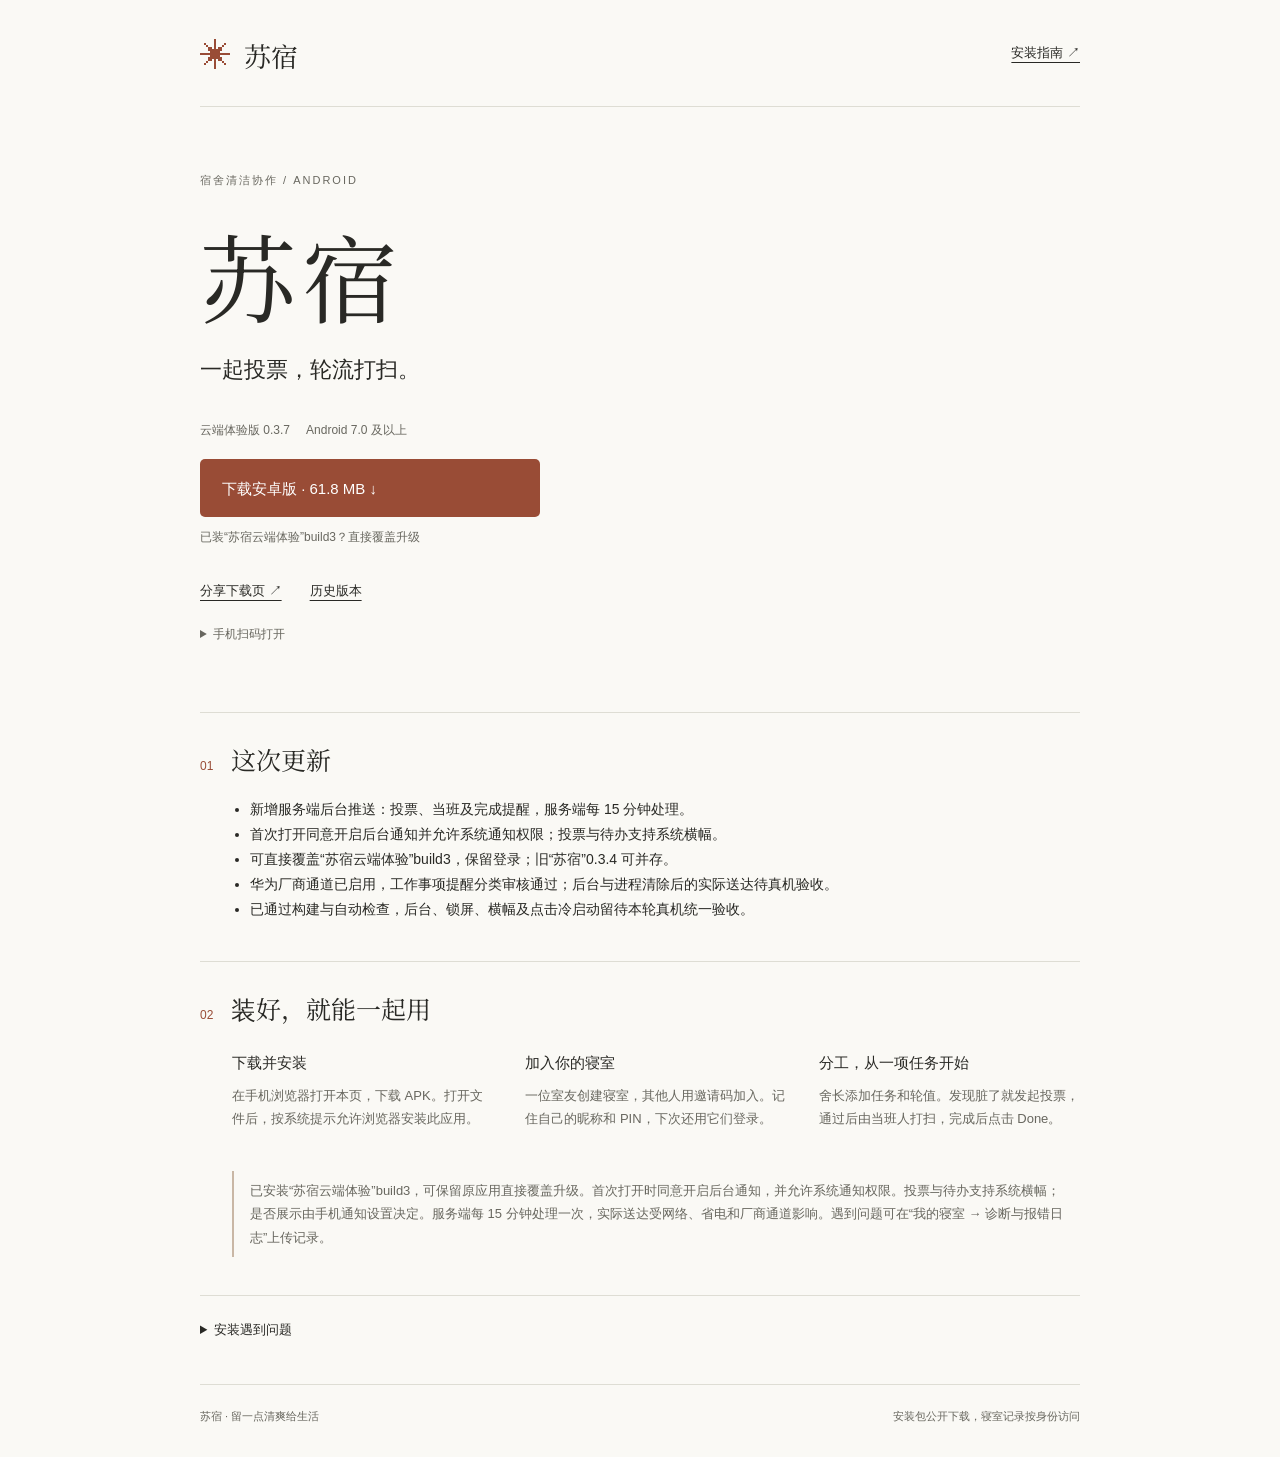
<file: docs/index.html>
<!doctype html>
<html lang="zh-CN"><head><meta charset="utf-8"><meta name="viewport" content="width=device-width, initial-scale=1"><meta name="theme-color" content="#FAF9F5"><meta name="description" content="苏宿安卓下载。一起投票、轮流打扫，寝室里的小事有着落。"><title>苏宿 · 安卓下载</title><link rel="stylesheet" href="style.css"></head>
<body><header><a class="brand" href="./" aria-label="苏宿首页"><span aria-hidden="true">✳</span> 苏宿</a><a href="#install">安装指南 ↗</a></header>
<main><section class="intro"><p class="eyebrow">宿舍清洁协作 / ANDROID</p><h1>苏宿</h1><p class="lead">一起投票，轮流打扫。</p><div class="release"><span id="version">正在获取版本…</span><span>Android 7.0 及以上</span></div><a class="download" id="download" aria-disabled="true">正在准备下载… <span aria-hidden="true">↓</span></a><p class="small" id="status" role="status">连接版本服务</p><div class="share"><button id="share">分享下载页 ↗</button><a href="https://github.com/BAOXIAOPAI/susu-downloads/releases" target="_blank" rel="noopener">历史版本</a></div><details class="qr"><summary>手机扫码打开</summary><img src="assets/download-qr.svg" width="160" height="160" alt="苏宿固定下载页二维码"></details></section>
<section class="content" aria-labelledby="changes"><div class="section-title"><span>01</span><h2 id="changes">这次更新</h2></div><ul id="notes"><li>版本说明加载中</li></ul></section>
<section class="content" id="install"><div class="section-title"><span>02</span><h2>装好，就能一起用</h2></div><ol><li><h3>下载并安装</h3><p>在手机浏览器打开本页，下载 APK。打开文件后，按系统提示允许浏览器安装此应用。</p></li><li><h3>加入你的寝室</h3><p>一位室友创建寝室，其他人用邀请码加入。记住自己的昵称和 PIN，下次还用它们登录。</p></li><li><h3>分工，从一项任务开始</h3><p>舍长添加任务和轮值。发现脏了就发起投票，通过后由当班人打扫，完成后点击 Done。</p></li></ol><aside>已安装“苏宿云端体验”build3，可保留原应用直接覆盖升级。首次打开时同意开启后台通知，并允许系统通知权限。投票与待办支持系统横幅；是否展示由手机通知设置决定。服务端每 15 分钟处理一次，实际送达受网络、省电和厂商通道影响。遇到问题可在“我的寝室 → 诊断与报错日志”上传记录。</aside></section>
<details><summary>安装遇到问题</summary><p>本页下载的是“苏宿云端体验”，可与旧“苏宿”0.3.4 并存，旧版数据不会自动迁入。提示与现有应用冲突时，先确认安装的是同一体验版，不要急着卸载。下载中断时重新下载。GitHub 下载较慢时可稍后重试。</p><p>换手机后，用原邀请码、昵称和 PIN 恢复云端成员；原手机身份会失效。本机演示数据不会自动同步到其他设备。</p><p>后台通知服务已开启。华为厂商通道已启用，工作事项提醒分类审核通过；其他厂商通道尚未接通。实际送达仍受手机权限、省电策略和网络影响，系统强行停止后不能保证送达。本轮后台、锁屏与横幅仍需统一真机验收。</p><p id="hash" class="hash"></p></details>
</main><footer><span>苏宿 · 留一点清爽给生活</span><span>安装包公开下载，寝室记录按身份访问</span></footer><script src="app.js" defer></script></body></html>
</file>
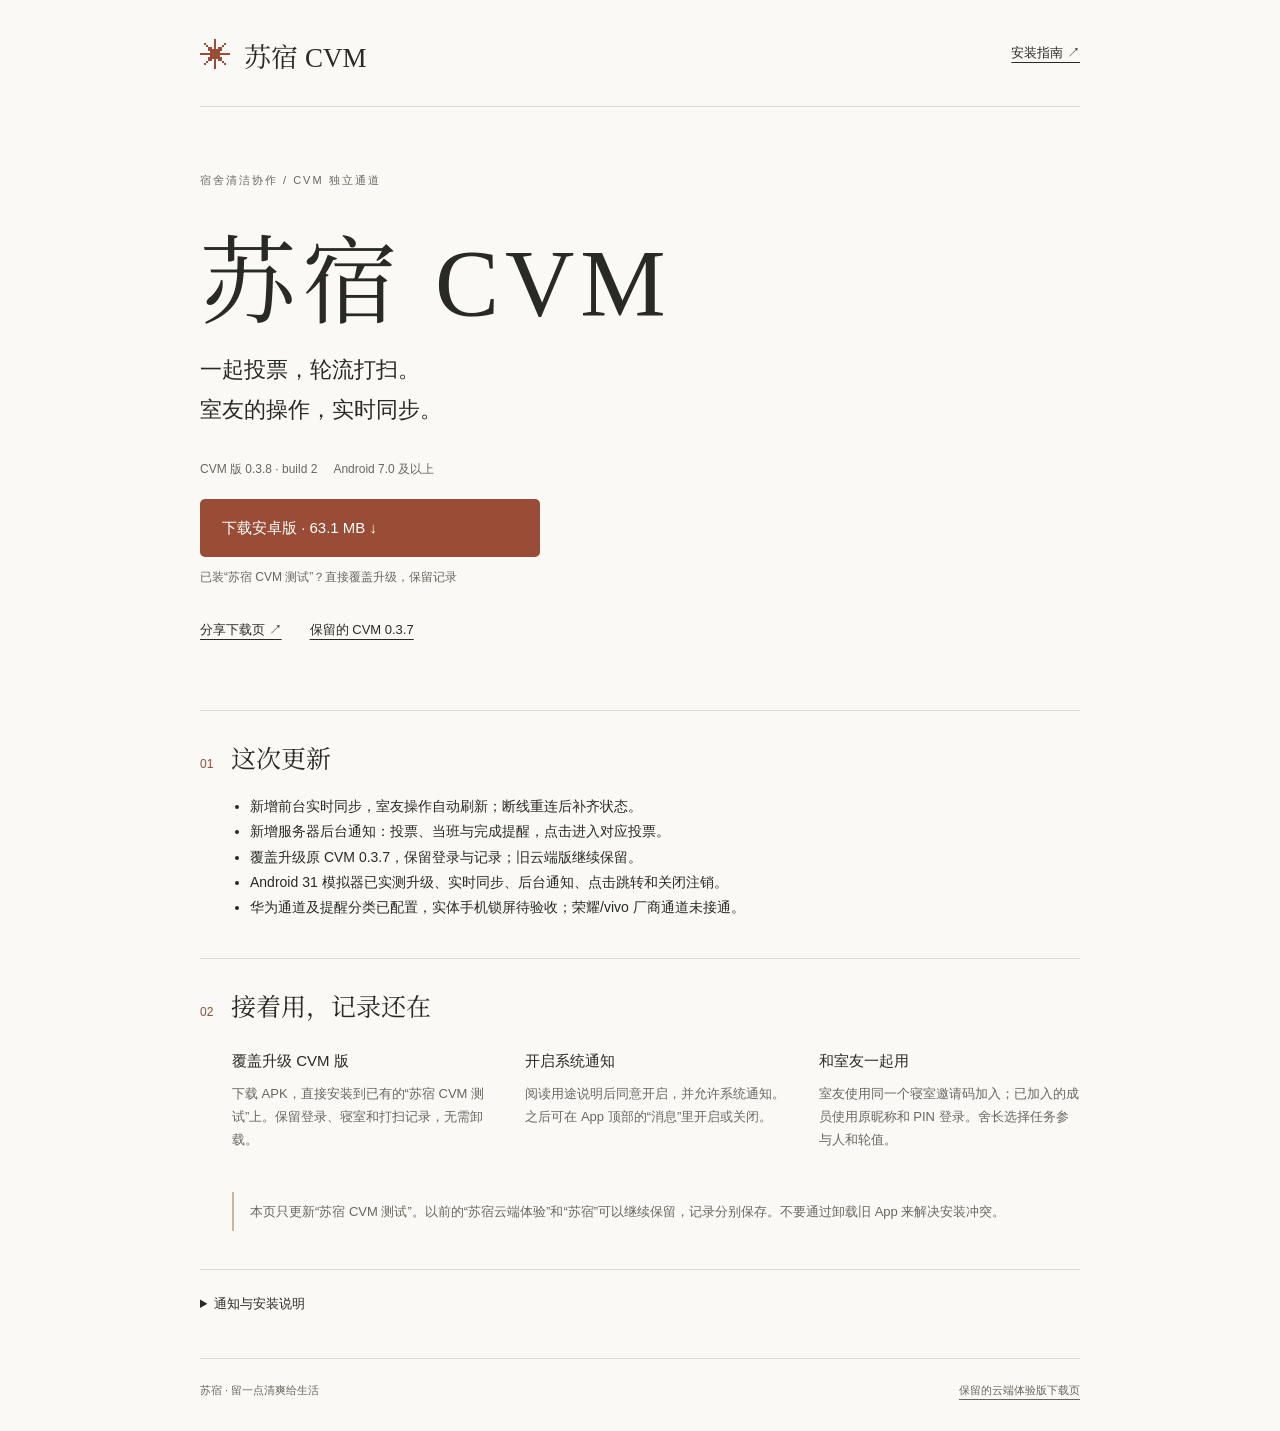
<file: docs/cvm/index.html>
<!doctype html>
<html lang="zh-CN"><head><meta charset="utf-8"><meta name="viewport" content="width=device-width, initial-scale=1"><meta name="theme-color" content="#FAF9F5"><meta name="description" content="苏宿 CVM 安卓版下载：实时同步宿舍任务、投票与当班提醒。"><title>苏宿 CVM · 安卓下载</title><link rel="stylesheet" href="../style.css"></head>
<body><header><a class="brand" href="./" aria-label="苏宿 CVM 下载首页"><span aria-hidden="true">✳</span> 苏宿 CVM</a><a href="#install">安装指南 ↗</a></header>
<main><section class="intro"><p class="eyebrow">宿舍清洁协作 / CVM 独立通道</p><h1>苏宿 CVM</h1><p class="lead">一起投票，轮流打扫。<br>室友的操作，实时同步。</p><div class="release"><span id="version">正在获取版本…</span><span>Android 7.0 及以上</span></div><a class="download" id="download" aria-disabled="true">正在准备下载… <span aria-hidden="true">↓</span></a><p class="small" id="status" role="status">连接版本服务</p><div class="share"><button id="share">分享下载页 ↗</button><a href="https://github.com/BAOXIAOPAI/susu-downloads/releases/tag/v0.3.7-cvm-test.1" target="_blank" rel="noopener">保留的 CVM 0.3.7</a></div></section>
<section class="content" aria-labelledby="changes"><div class="section-title"><span>01</span><h2 id="changes">这次更新</h2></div><ul id="notes"><li>版本说明加载中</li></ul></section>
<section class="content" id="install"><div class="section-title"><span>02</span><h2>接着用，记录还在</h2></div><ol><li><h3>覆盖升级 CVM 版</h3><p>下载 APK，直接安装到已有的“苏宿 CVM 测试”上。保留登录、寝室和打扫记录，无需卸载。</p></li><li><h3>开启系统通知</h3><p>阅读用途说明后同意开启，并允许系统通知。之后可在 App 顶部的“消息”里开启或关闭。</p></li><li><h3>和室友一起用</h3><p>室友使用同一个寝室邀请码加入；已加入的成员使用原昵称和 PIN 登录。舍长选择任务参与人和轮值。</p></li></ol><aside>本页只更新“苏宿 CVM 测试”。以前的“苏宿云端体验”和“苏宿”可以继续保留，记录分别保存。不要通过卸载旧 App 来解决安装冲突。</aside></section>
<details><summary>通知与安装说明</summary><p>打开 App 时实时同步，断线重连后补齐最新状态。后台通知由服务器发送，点击后进入对应任务；展示由手机通知和后台运行设置控制。</p><p>华为厂商通道及工作事项提醒分类已配置。荣耀、vivo 厂商通道尚未接通，后台接收仍受系统省电策略影响。使用系统“强行停止”后，请重新打开 App 恢复接收。</p><p>新手机用原邀请码、昵称和 PIN 恢复成员，原手机身份会失效。遇到问题可在“我的寝室 → 诊断与报错日志”查看并主动上传记录。</p><p id="hash" class="hash"></p></details>
</main><footer><span>苏宿 · 留一点清爽给生活</span><a href="../">保留的云端体验版下载页</a></footer><script src="app.js" defer></script></body></html>
</file>
<file: docs/style.css>
@font-face{font-family:SusuSerif;src:url(assets/HezhuSerif.ttf) format("truetype");font-display:swap}*{box-sizing:border-box}html{scroll-behavior:smooth}body{margin:0;background:#faf9f5;color:#292925;font:16px/1.8 "PingFang SC","Microsoft YaHei",sans-serif}a{color:inherit;text-underline-offset:5px}header,main,footer{width:min(880px,calc(100% - 48px));margin:auto}header{display:flex;align-items:center;justify-content:space-between;padding:30px 0;border-bottom:1px solid #deddd4;font-size:13px}.brand{font:27px SusuSerif,serif;text-decoration:none}.brand span{color:#994c36;font-size:32px;margin-right:5px}.intro{padding:64px 0 58px}.eyebrow{font-size:11px;letter-spacing:2px;color:#68675f;margin:0 0 26px}h1{font:96px/1.2 SusuSerif,serif;margin:0 0 18px;letter-spacing:6px}.lead{font-size:22px;margin:0 0 30px}.release{display:flex;gap:16px;flex-wrap:wrap;color:#68675f;font-size:12px;margin-bottom:18px}.download{display:flex;width:340px;max-width:100%;min-height:58px;align-items:center;justify-content:space-between;padding:14px 22px;border-radius:5px;background:#994c36;color:white;text-decoration:none;font-size:15px}.download[aria-disabled=true]{opacity:.65;pointer-events:none}.download:hover{background:#7e3c29}.small{font-size:12px;color:#68675f;margin:10px 0 20px}.share{display:flex;align-items:center;gap:28px;font-size:13px}button{font:inherit;color:inherit;background:none;border:0;padding:10px 0;cursor:pointer;text-decoration:underline;text-underline-offset:5px}.content{border-top:1px solid #deddd4;padding:28px 0 38px}.section-title{display:flex;gap:18px;align-items:baseline;margin-bottom:18px}.section-title>span{font-size:12px;color:#994c36}h2{font:25px/1.5 SusuSerif,serif;margin:0}ul{padding-left:18px;margin:0 0 0 32px;font-size:14px}ol{padding:0;margin:0 0 0 32px;list-style:none;display:grid;grid-template-columns:repeat(3,1fr);gap:32px}h3{font-size:15px;font-weight:500;margin:4px 0 8px}p{margin:0 0 12px}li p,aside,details{font-size:13px;color:#68675f}aside{border-left:2px solid #c9b7a5;padding:8px 16px;margin:28px 0 0 32px}details{border-top:1px solid #deddd4;padding:22px 0 26px}summary{cursor:pointer;color:#292925;min-height:40px}details p{max-width:680px}.hash{overflow-wrap:anywhere;font-size:11px}footer{border-top:1px solid #deddd4;padding:22px 0 30px;display:flex;justify-content:space-between;gap:12px;font-size:11px;color:#68675f}a:focus-visible,button:focus-visible,summary:focus-visible{outline:2px solid #994c36;outline-offset:5px}@media(max-width:600px){header,main,footer{width:calc(100% - 40px)}header{padding:20px 0}.intro{padding:42px 0}h1{font-size:74px}.lead{font-size:19px}.download{width:100%}ol{grid-template-columns:1fr;gap:18px;margin-left:0}aside{margin-left:0}footer{flex-direction:column}.section-title{gap:14px}ul{margin-left:25px}}@media(prefers-reduced-motion:reduce){html{scroll-behavior:auto}}
.qr{border:0;padding:12px 0 0}.qr summary{font-size:12px;color:#68675f;min-height:30px}.qr img{display:block;margin-top:8px}
</file>
